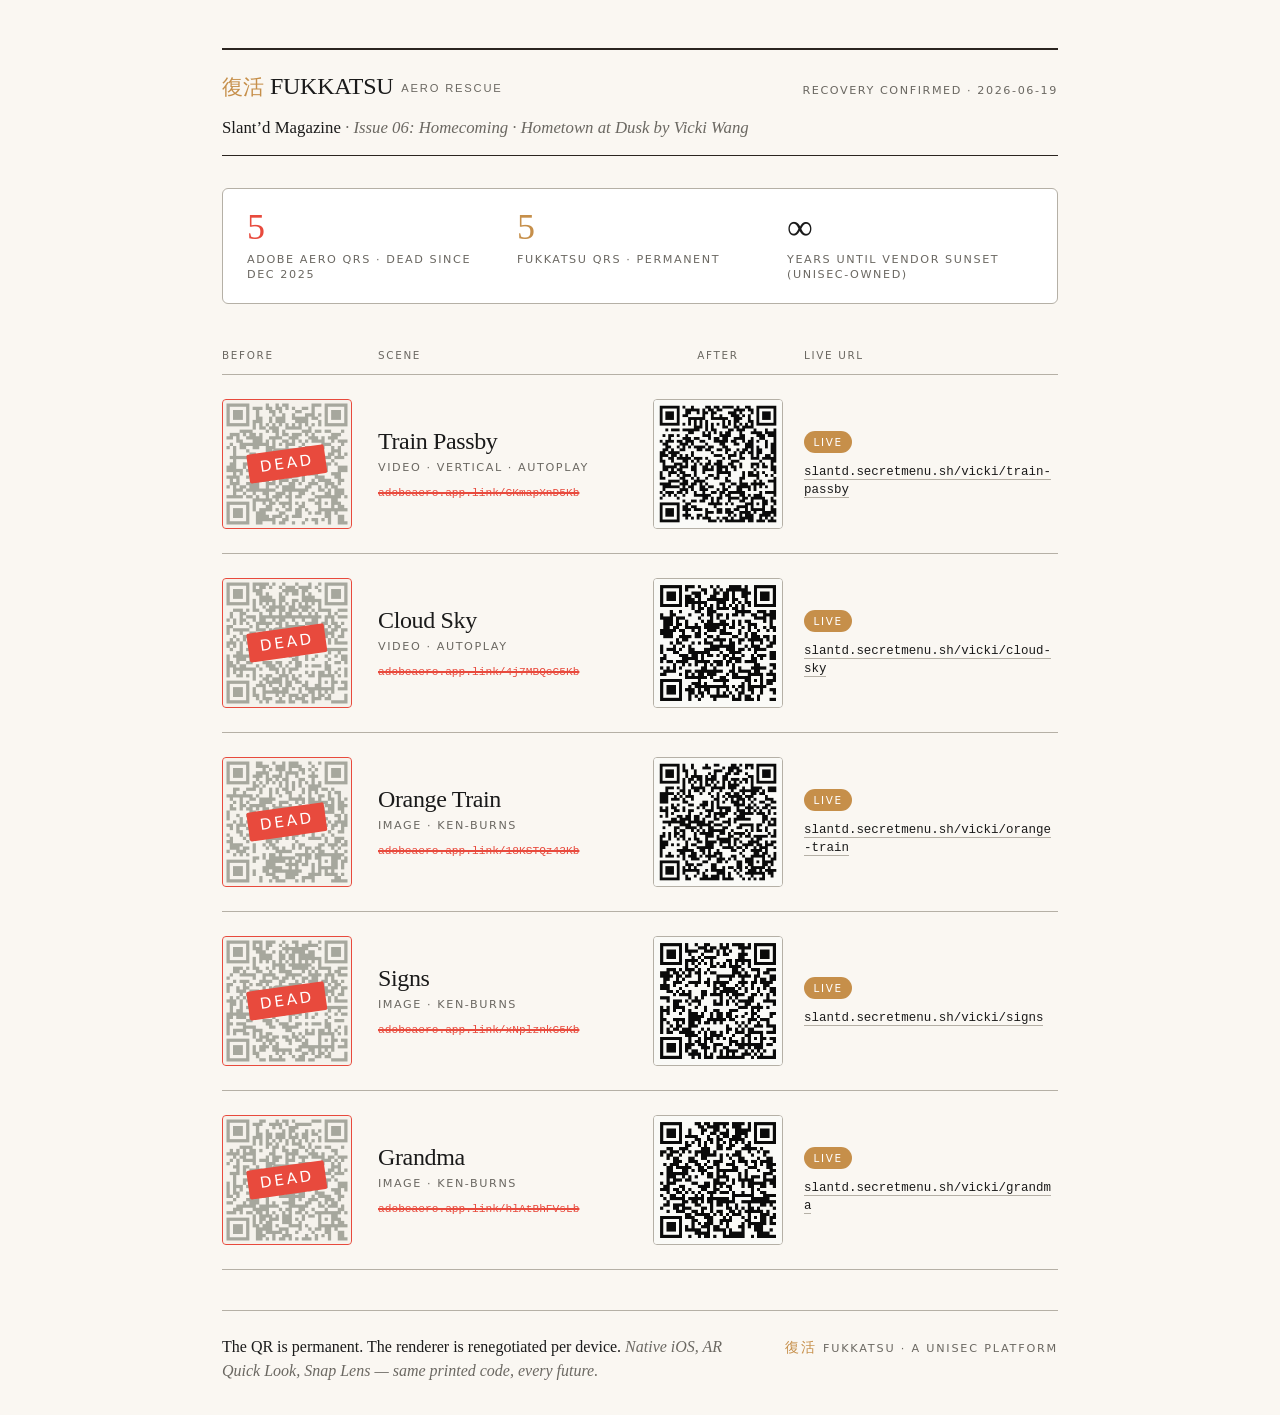
<file: public/vicki/proof/index.html>
<!DOCTYPE html>
<html lang="en">
<head>
<meta charset="UTF-8">
<meta name="viewport" content="width=device-width, initial-scale=1">
<title>Aero Rescue Proof · Slant'd × Fukkatsu</title>
<meta name="description" content="Side-by-side proof: dead Adobe Aero QRs replaced with permanent Fukkatsu QRs for Slant'd Magazine Issue 06.">
<meta name="robots" content="noindex">
<style>
  :root {
    --paper: #FAF7F2;
    --ink: #1A1A1A;
    --ink-dim: #6B6862;
    --ink-faint: #B5B0A6;
    --rule: #2B2520;
    --slantd-red: #E84A3D;
    --accent: #C68F4A;
    --dead-bg: #F0EBE2;
  }
  * { box-sizing: border-box; margin: 0; padding: 0; }
  html, body {
    background: var(--paper);
    color: var(--ink);
    font-family: -apple-system, BlinkMacSystemFont, "Helvetica Neue", system-ui, sans-serif;
    -webkit-font-smoothing: antialiased;
    line-height: 1.4;
  }
  .sheet {
    max-width: 900px;
    margin: 0 auto;
    padding: 3rem 2rem 2rem;
  }
  header.masthead {
    border-top: 2px solid var(--rule);
    border-bottom: 1px solid var(--rule);
    padding: 1.25rem 0 1rem;
    margin-bottom: 2rem;
  }
  .masthead-row {
    display: flex;
    justify-content: space-between;
    align-items: baseline;
    gap: 1rem;
    flex-wrap: wrap;
  }
  .platform {
    font-family: "Times New Roman", Georgia, serif;
    font-size: 1.5rem;
    letter-spacing: -0.01em;
  }
  .platform .kanji {
    color: var(--accent);
    margin-right: 0.4rem;
    font-size: 1.3rem;
  }
  .platform .label {
    font-family: -apple-system, sans-serif;
    font-size: 0.7rem;
    letter-spacing: 0.16em;
    text-transform: uppercase;
    color: var(--ink-dim);
    margin-left: 0.5rem;
    vertical-align: 0.2em;
  }
  .meta {
    font-size: 0.7rem;
    letter-spacing: 0.14em;
    text-transform: uppercase;
    color: var(--ink-dim);
    text-align: right;
  }
  .client-line {
    margin-top: 0.75rem;
    font-family: "Times New Roman", Georgia, serif;
    font-size: 1.05rem;
    font-style: italic;
    color: var(--ink-dim);
  }
  .client-line strong { font-style: normal; color: var(--ink); font-weight: 400; }

  .summary {
    background: #fff;
    border: 1px solid var(--ink-faint);
    border-radius: 6px;
    padding: 1.25rem 1.5rem;
    margin-bottom: 2rem;
    display: grid;
    grid-template-columns: 1fr 1fr 1fr;
    gap: 1.5rem;
  }
  .stat .num {
    font-family: "Times New Roman", Georgia, serif;
    font-size: 2.25rem;
    line-height: 1;
    letter-spacing: -0.02em;
  }
  .stat .lbl {
    font-size: 0.7rem;
    letter-spacing: 0.14em;
    text-transform: uppercase;
    color: var(--ink-dim);
    margin-top: 0.4rem;
  }
  .stat.dead .num { color: var(--slantd-red); }
  .stat.live .num { color: var(--accent); }

  .table-head {
    display: grid;
    grid-template-columns: 140px 1fr 140px 1fr;
    gap: 1rem;
    padding: 0.75rem 0;
    border-bottom: 1px solid var(--ink-faint);
    font-size: 0.65rem;
    letter-spacing: 0.16em;
    text-transform: uppercase;
    color: var(--ink-dim);
  }
  .table-head .col-3 { text-align: center; }

  .row {
    display: grid;
    grid-template-columns: 140px 1fr 140px 1fr;
    gap: 1rem;
    padding: 1.5rem 0;
    border-bottom: 1px solid var(--ink-faint);
    align-items: center;
  }
  .row:last-child { border-bottom: 2px solid var(--rule); }

  .qr-cell {
    position: relative;
    width: 130px;
    height: 130px;
    background: #fff;
    border-radius: 4px;
    overflow: hidden;
    border: 1px solid var(--ink-faint);
  }
  .qr-cell img { width: 100%; height: 100%; object-fit: contain; display: block; }

  .qr-cell.dead {
    background: var(--dead-bg);
    border-color: var(--slantd-red);
  }
  .qr-cell.dead img { opacity: 0.35; filter: grayscale(0.8); }
  .qr-cell.dead::after {
    content: "DEAD";
    position: absolute;
    top: 50%;
    left: 50%;
    transform: translate(-50%, -50%) rotate(-8deg);
    background: var(--slantd-red);
    color: #fff;
    font-size: 0.95rem;
    font-weight: 500;
    letter-spacing: 0.18em;
    padding: 0.25rem 0.75rem;
    border-radius: 2px;
  }

  .scene-name {
    font-family: "Times New Roman", Georgia, serif;
    font-size: 1.5rem;
    letter-spacing: -0.015em;
    line-height: 1.1;
  }
  .scene-sub {
    font-size: 0.7rem;
    letter-spacing: 0.14em;
    text-transform: uppercase;
    color: var(--ink-dim);
    margin-top: 0.4rem;
  }
  .old-url {
    font-family: ui-monospace, "SF Mono", Menlo, monospace;
    font-size: 0.7rem;
    color: var(--slantd-red);
    word-break: break-all;
    margin-top: 0.6rem;
    text-decoration: line-through;
    text-decoration-thickness: 1.5px;
  }

  .new-detail .status {
    display: inline-block;
    background: var(--accent);
    color: #fff;
    font-size: 0.65rem;
    letter-spacing: 0.16em;
    text-transform: uppercase;
    padding: 0.25rem 0.6rem;
    border-radius: 999px;
    margin-bottom: 0.6rem;
  }
  .new-url {
    font-family: ui-monospace, "SF Mono", Menlo, monospace;
    font-size: 0.78rem;
    color: var(--ink);
    word-break: break-all;
    line-height: 1.45;
  }
  .new-url a { color: inherit; text-decoration: none; border-bottom: 1px solid var(--ink-faint); }

  .closing {
    margin-top: 2.5rem;
    padding-top: 1.5rem;
    border-top: 1px solid var(--ink-faint);
    display: flex;
    justify-content: space-between;
    align-items: baseline;
    gap: 1rem;
  }
  .closing .what {
    font-family: "Times New Roman", Georgia, serif;
    font-style: italic;
    font-size: 1rem;
    color: var(--ink-dim);
    max-width: 60%;
    line-height: 1.5;
  }
  .closing .what strong { font-style: normal; color: var(--ink); font-weight: 400; }
  .signature {
    font-size: 0.7rem;
    letter-spacing: 0.16em;
    text-transform: uppercase;
    color: var(--ink-dim);
    text-align: right;
  }
  .signature .kanji {
    color: var(--accent);
    margin-right: 0.4rem;
    font-size: 0.85rem;
  }

  @media (max-width: 720px) {
    .sheet { padding: 2rem 1.25rem; }
    .summary { grid-template-columns: 1fr; gap: 1rem; padding: 1rem; }
    .stat .num { font-size: 1.75rem; }
    .table-head { display: none; }
    .row {
      grid-template-columns: 1fr 1fr;
      grid-template-areas: "scene scene" "dead live" "olddetail newdetail";
      gap: 0.75rem 1rem;
    }
    .row .col-1 { grid-area: dead; }
    .row .col-2 { grid-area: scene; }
    .row .col-3 { grid-area: live; }
    .row .col-4 { grid-area: newdetail; }
    .scene-sub { margin-top: 0.2rem; }
    .old-url { display: none; }
    .qr-cell { width: 110px; height: 110px; }
  }

  @media print {
    @page { margin: 0.6in; }
    .sheet { padding: 0; max-width: none; }
    .row { page-break-inside: avoid; padding: 1rem 0; }
    .summary { background: transparent; }
  }
</style>
</head>
<body>
<div class="sheet">

  <header class="masthead">
    <div class="masthead-row">
      <div class="platform"><span class="kanji">復活</span>FUKKATSU<span class="label">Aero Rescue</span></div>
      <div class="meta">Recovery confirmed · 2026-06-19</div>
    </div>
    <p class="client-line"><strong>Slant&rsquo;d Magazine</strong> · Issue 06: Homecoming · <em>Hometown at Dusk</em> by Vicki Wang</p>
  </header>

  <section class="summary">
    <div class="stat dead">
      <div class="num">5</div>
      <div class="lbl">Adobe Aero QRs · Dead since Dec 2025</div>
    </div>
    <div class="stat live">
      <div class="num">5</div>
      <div class="lbl">Fukkatsu QRs · Permanent</div>
    </div>
    <div class="stat">
      <div class="num">∞</div>
      <div class="lbl">Years until vendor sunset (UNISEC-owned)</div>
    </div>
  </section>

  <div class="table-head">
    <div>Before</div>
    <div>Scene</div>
    <div class="col-3">After</div>
    <div>Live URL</div>
  </div>

  <!-- ROW: Train Passby -->
  <article class="row">
    <div class="col-1">
      <div class="qr-cell dead"><img src="qr/old-train-passby.png" alt="Old dead Aero QR"></div>
    </div>
    <div class="col-2">
      <div class="scene-name">Train Passby</div>
      <div class="scene-sub">Video · Vertical · Autoplay</div>
      <div class="old-url">adobeaero.app.link/CKmapXnD5Kb</div>
    </div>
    <div class="col-3" style="justify-self:center">
      <div class="qr-cell"><img src="qr/new-train-passby.png" alt="New Fukkatsu QR"></div>
    </div>
    <div class="col-4 new-detail">
      <div class="status">Live</div>
      <div class="new-url"><a href="https://slantd.secretmenu.sh/vicki/train-passby">slantd.secretmenu.sh/<wbr>vicki/train-passby</a></div>
    </div>
  </article>

  <!-- ROW: Cloud Sky -->
  <article class="row">
    <div class="col-1">
      <div class="qr-cell dead"><img src="qr/old-cloud-sky.png" alt="Old dead Aero QR"></div>
    </div>
    <div class="col-2">
      <div class="scene-name">Cloud Sky</div>
      <div class="scene-sub">Video · Autoplay</div>
      <div class="old-url">adobeaero.app.link/4j7MBQcG5Kb</div>
    </div>
    <div class="col-3" style="justify-self:center">
      <div class="qr-cell"><img src="qr/new-cloud-sky.png" alt="New Fukkatsu QR"></div>
    </div>
    <div class="col-4 new-detail">
      <div class="status">Live</div>
      <div class="new-url"><a href="https://slantd.secretmenu.sh/vicki/cloud-sky">slantd.secretmenu.sh/<wbr>vicki/cloud-sky</a></div>
    </div>
  </article>

  <!-- ROW: Orange Train -->
  <article class="row">
    <div class="col-1">
      <div class="qr-cell dead"><img src="qr/old-orange-train.png" alt="Old dead Aero QR"></div>
    </div>
    <div class="col-2">
      <div class="scene-name">Orange Train</div>
      <div class="scene-sub">Image · Ken-Burns</div>
      <div class="old-url">adobeaero.app.link/18KSTQz43Kb</div>
    </div>
    <div class="col-3" style="justify-self:center">
      <div class="qr-cell"><img src="qr/new-orange-train.png" alt="New Fukkatsu QR"></div>
    </div>
    <div class="col-4 new-detail">
      <div class="status">Live</div>
      <div class="new-url"><a href="https://slantd.secretmenu.sh/vicki/orange-train">slantd.secretmenu.sh/<wbr>vicki/orange-train</a></div>
    </div>
  </article>

  <!-- ROW: Signs -->
  <article class="row">
    <div class="col-1">
      <div class="qr-cell dead"><img src="qr/old-signs.png" alt="Old dead Aero QR"></div>
    </div>
    <div class="col-2">
      <div class="scene-name">Signs</div>
      <div class="scene-sub">Image · Ken-Burns</div>
      <div class="old-url">adobeaero.app.link/xNplznkG5Kb</div>
    </div>
    <div class="col-3" style="justify-self:center">
      <div class="qr-cell"><img src="qr/new-signs.png" alt="New Fukkatsu QR"></div>
    </div>
    <div class="col-4 new-detail">
      <div class="status">Live</div>
      <div class="new-url"><a href="https://slantd.secretmenu.sh/vicki/signs">slantd.secretmenu.sh/<wbr>vicki/signs</a></div>
    </div>
  </article>

  <!-- ROW: Grandma -->
  <article class="row">
    <div class="col-1">
      <div class="qr-cell dead"><img src="qr/old-grandma.png" alt="Old dead Aero QR"></div>
    </div>
    <div class="col-2">
      <div class="scene-name">Grandma</div>
      <div class="scene-sub">Image · Ken-Burns</div>
      <div class="old-url">adobeaero.app.link/hlAtBhFVsLb</div>
    </div>
    <div class="col-3" style="justify-self:center">
      <div class="qr-cell"><img src="qr/new-grandma.png" alt="New Fukkatsu QR"></div>
    </div>
    <div class="col-4 new-detail">
      <div class="status">Live</div>
      <div class="new-url"><a href="https://slantd.secretmenu.sh/vicki/grandma">slantd.secretmenu.sh/<wbr>vicki/grandma</a></div>
    </div>
  </article>

  <footer class="closing">
    <div class="what">
      <strong>The QR is permanent. The renderer is renegotiated per device.</strong>
      Native iOS, AR Quick Look, Snap Lens — same printed code, every future.
    </div>
    <div class="signature">
      <span class="kanji">復活</span>FUKKATSU · A UNISEC platform
    </div>
  </footer>

</div>
</body>
</html>
</file>
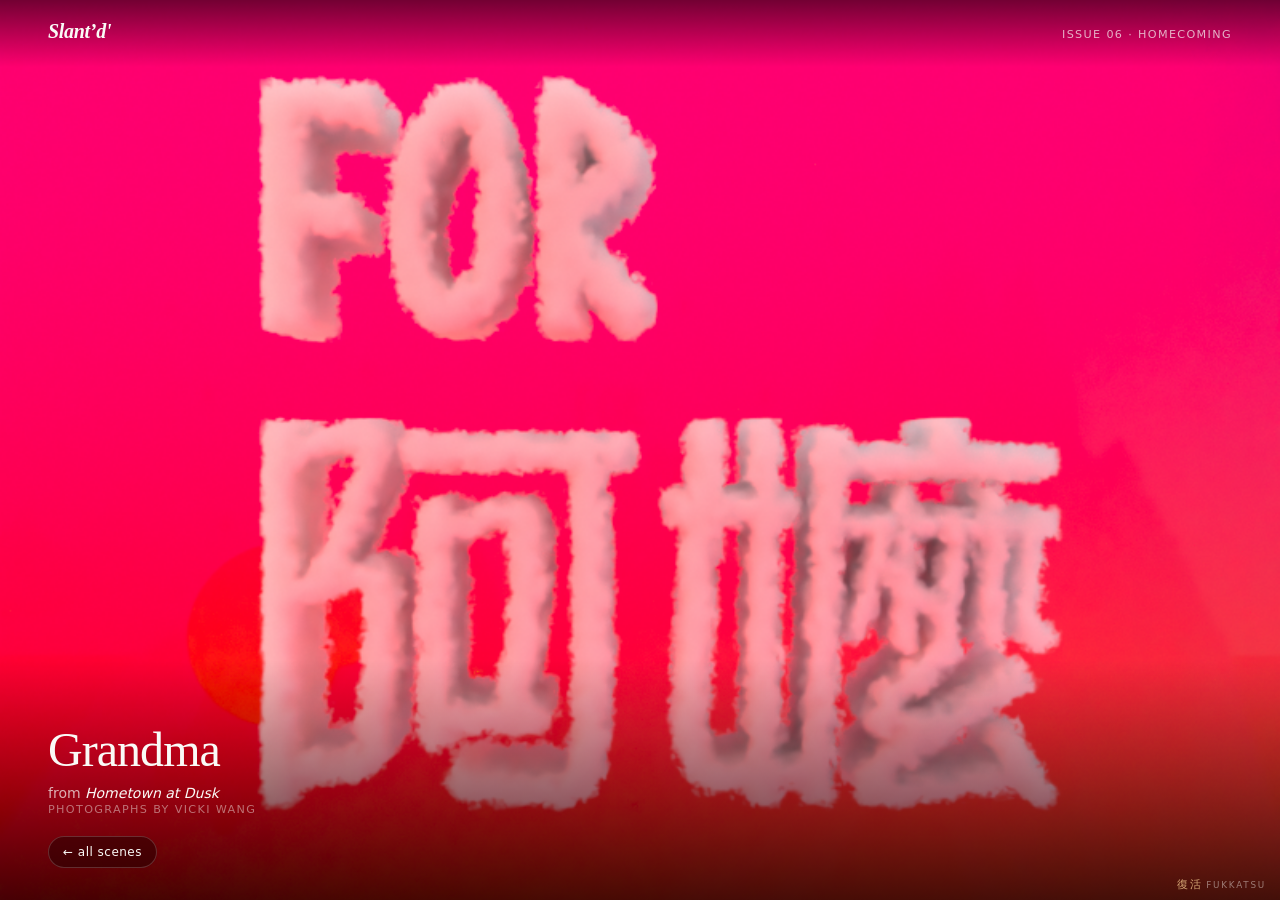
<file: public/vicki/grandma.html>
<!DOCTYPE html>
<html lang="en">
<head>
<meta charset="UTF-8">
<meta name="viewport" content="width=device-width, initial-scale=1, viewport-fit=cover, user-scalable=no">
<meta name="theme-color" content="#0a0a0a">
<meta name="apple-mobile-web-app-capable" content="yes">
<meta name="apple-mobile-web-app-status-bar-style" content="black-translucent">
<title>Grandma · Hometown at Dusk · Slant'd</title>
<meta name="description" content="From Vicki Wang's photo essay in Slant'd Magazine Issue 06: Homecoming.">
<meta property="og:title" content="Hometown at Dusk — Grandma">
<meta property="og:description" content="Vicki Wang for Slant'd Magazine Issue 06: Homecoming">
<meta property="og:type" content="article">
<meta property="og:image" content="media/grandma.png">
<link rel="stylesheet" href="shared.css">
</head>
<body>
<main class="stage">
  <img class="media media-still" src="media/grandma.png" alt="Grandma — photograph by Vicki Wang">

  <header class="brand">
    <span class="mark">Slant&rsquo;d</span>
    <span class="issue">Issue 06 · Homecoming</span>
  </header>

  <footer class="caption">
    <h1 class="scene-title">Grandma</h1>
    <p class="essay">from <em>Hometown at Dusk</em></p>
    <p class="byline">Photographs by Vicki Wang</p>
    <a href="/vicki" class="back">&larr; all scenes</a>
  </footer>

  <a href="/" class="fukkatsu-mark" aria-label="Powered by Fukkatsu"><span class="kanji">復活</span>FUKKATSU</a>
</main>
</body>
</html>
</file>
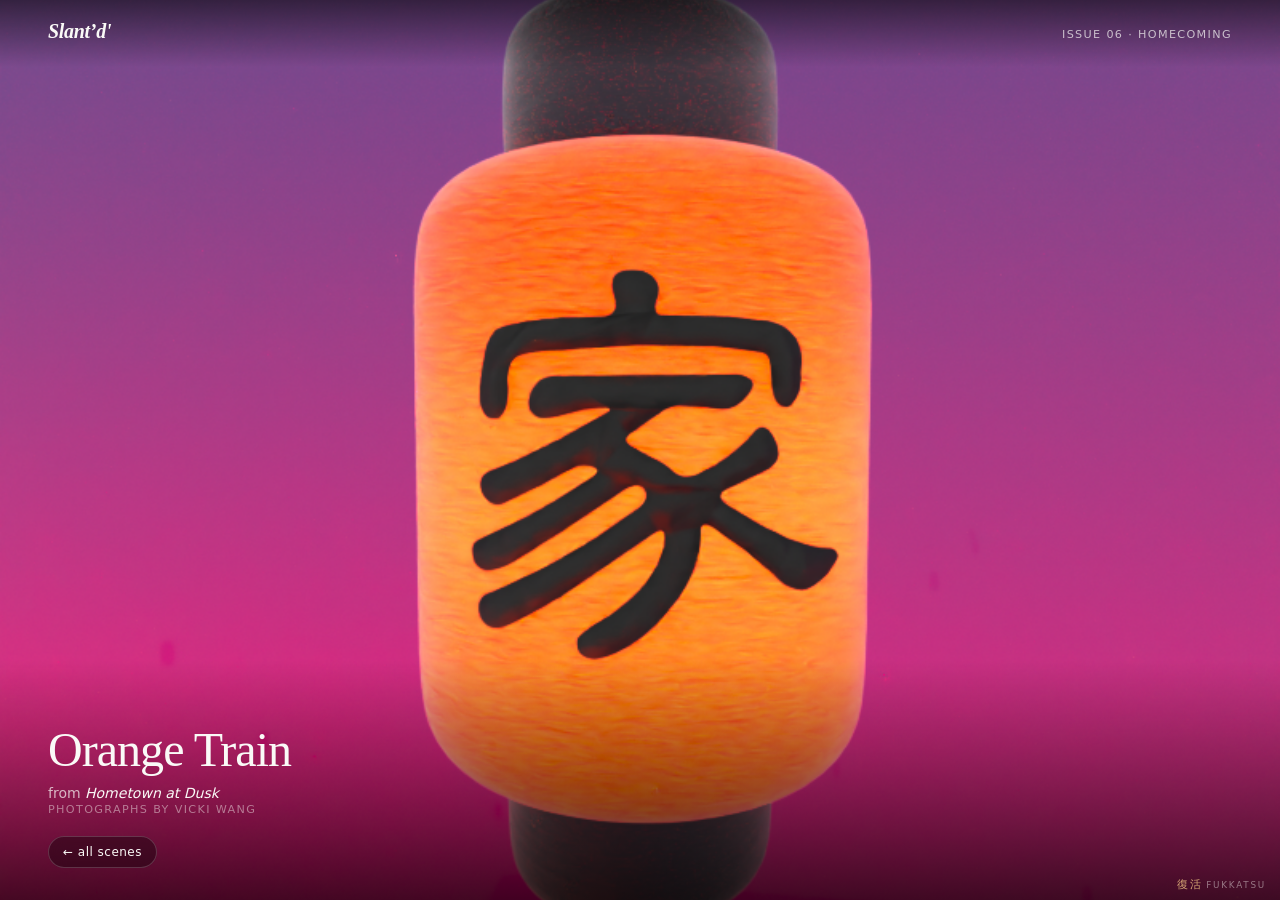
<file: public/vicki/orange-train.html>
<!DOCTYPE html>
<html lang="en">
<head>
<meta charset="UTF-8">
<meta name="viewport" content="width=device-width, initial-scale=1, viewport-fit=cover, user-scalable=no">
<meta name="theme-color" content="#0a0a0a">
<meta name="apple-mobile-web-app-capable" content="yes">
<meta name="apple-mobile-web-app-status-bar-style" content="black-translucent">
<title>Orange Train · Hometown at Dusk · Slant'd</title>
<meta name="description" content="From Vicki Wang's photo essay in Slant'd Magazine Issue 06: Homecoming.">
<meta property="og:title" content="Hometown at Dusk — Orange Train">
<meta property="og:description" content="Vicki Wang for Slant'd Magazine Issue 06: Homecoming">
<meta property="og:type" content="article">
<meta property="og:image" content="media/orange-train.png">
<link rel="stylesheet" href="shared.css">
</head>
<body>
<main class="stage">
  <img class="media media-still" src="media/orange-train.png" alt="Orange Train — photograph by Vicki Wang">

  <header class="brand">
    <span class="mark">Slant&rsquo;d</span>
    <span class="issue">Issue 06 · Homecoming</span>
  </header>

  <footer class="caption">
    <h1 class="scene-title">Orange Train</h1>
    <p class="essay">from <em>Hometown at Dusk</em></p>
    <p class="byline">Photographs by Vicki Wang</p>
    <a href="/vicki" class="back">&larr; all scenes</a>
  </footer>

  <a href="/" class="fukkatsu-mark" aria-label="Powered by Fukkatsu"><span class="kanji">復活</span>FUKKATSU</a>
</main>
</body>
</html>
</file>
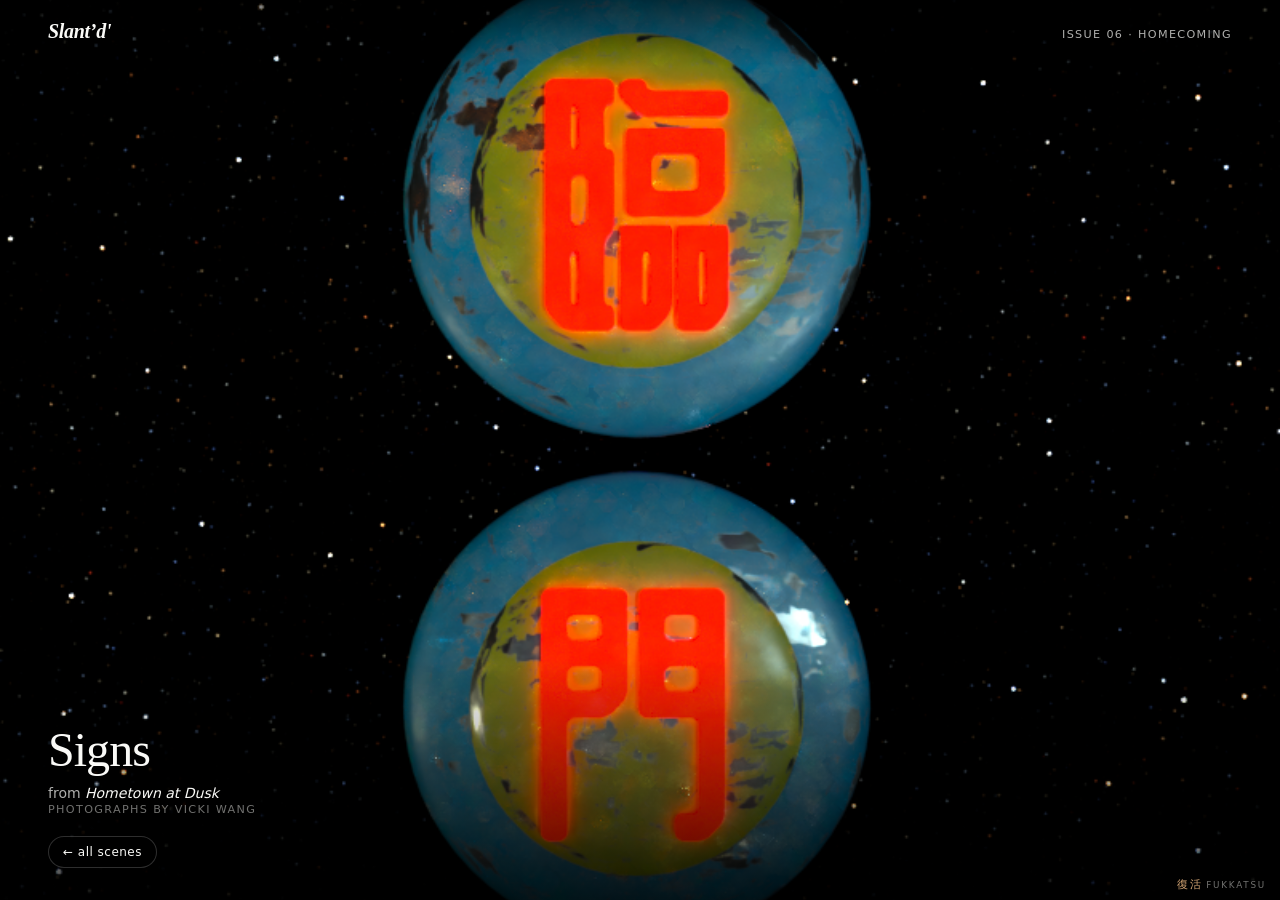
<file: public/vicki/signs.html>
<!DOCTYPE html>
<html lang="en">
<head>
<meta charset="UTF-8">
<meta name="viewport" content="width=device-width, initial-scale=1, viewport-fit=cover, user-scalable=no">
<meta name="theme-color" content="#0a0a0a">
<meta name="apple-mobile-web-app-capable" content="yes">
<meta name="apple-mobile-web-app-status-bar-style" content="black-translucent">
<title>Signs · Hometown at Dusk · Slant'd</title>
<meta name="description" content="From Vicki Wang's photo essay in Slant'd Magazine Issue 06: Homecoming.">
<meta property="og:title" content="Hometown at Dusk — Signs">
<meta property="og:description" content="Vicki Wang for Slant'd Magazine Issue 06: Homecoming">
<meta property="og:type" content="article">
<meta property="og:image" content="media/signs.png">
<link rel="stylesheet" href="shared.css">
</head>
<body>
<main class="stage">
  <img class="media media-still" src="media/signs.png" alt="Signs — photograph by Vicki Wang">

  <header class="brand">
    <span class="mark">Slant&rsquo;d</span>
    <span class="issue">Issue 06 · Homecoming</span>
  </header>

  <footer class="caption">
    <h1 class="scene-title">Signs</h1>
    <p class="essay">from <em>Hometown at Dusk</em></p>
    <p class="byline">Photographs by Vicki Wang</p>
    <a href="/vicki" class="back">&larr; all scenes</a>
  </footer>

  <a href="/" class="fukkatsu-mark" aria-label="Powered by Fukkatsu"><span class="kanji">復活</span>FUKKATSU</a>
</main>
</body>
</html>
</file>
<file: public/vicki/shared.css>
:root {
  --bg: #0a0a0a;
  --ink: #fafaf7;
  --ink-dim: rgba(250, 250, 247, 0.7);
  --ink-faint: rgba(250, 250, 247, 0.45);
  --accent: #d4a574;
  --slantd-red: #e84a3d;
}

* { box-sizing: border-box; margin: 0; padding: 0; }

html, body {
  background: var(--bg);
  color: var(--ink);
  font-family: -apple-system, BlinkMacSystemFont, "SF Pro Text", "Helvetica Neue", system-ui, sans-serif;
  height: 100vh;
  height: 100dvh;
  width: 100vw;
  overflow: hidden;
  -webkit-font-smoothing: antialiased;
  -moz-osx-font-smoothing: grayscale;
}

.stage {
  position: relative;
  width: 100vw;
  height: 100vh;
  height: 100dvh;
  overflow: hidden;
  cursor: pointer;
}

.media {
  position: absolute;
  inset: 0;
  width: 100%;
  height: 100%;
  object-fit: cover;
  background: #000;
}

.media-still {
  animation: kenburns 18s ease-in-out infinite alternate;
}

@keyframes kenburns {
  0%   { transform: scale(1.0) translate(0, 0); }
  100% { transform: scale(1.12) translate(-2%, -1.5%); }
}

.brand {
  position: absolute;
  top: 0;
  left: 0;
  right: 0;
  padding: calc(env(safe-area-inset-top, 0px) + 1.25rem) 1.5rem 1.5rem;
  display: flex;
  justify-content: space-between;
  align-items: baseline;
  z-index: 10;
  background: linear-gradient(to bottom, rgba(0,0,0,0.55), transparent);
  pointer-events: none;
}

.mark {
  font-family: "Times New Roman", Georgia, serif;
  font-style: italic;
  font-weight: 700;
  font-size: 1.25rem;
  letter-spacing: -0.015em;
  color: var(--ink);
}

.mark::after { content: "'"; }

.issue {
  font-size: 0.7rem;
  letter-spacing: 0.12em;
  text-transform: uppercase;
  color: var(--ink-dim);
}

.caption {
  position: absolute;
  bottom: 0;
  left: 0;
  right: 0;
  padding: 3rem 1.5rem calc(env(safe-area-inset-bottom, 0px) + 1.5rem);
  z-index: 10;
  background: linear-gradient(to top, rgba(0,0,0,0.72), rgba(0,0,0,0.0));
  pointer-events: none;
}

.caption > * { pointer-events: auto; }

.scene-title {
  font-family: "Times New Roman", Georgia, serif;
  font-weight: 400;
  font-size: 2rem;
  line-height: 1.1;
  letter-spacing: -0.02em;
  margin-bottom: 0.5rem;
}

.essay {
  font-size: 0.875rem;
  color: var(--ink-dim);
  margin-bottom: 0.125rem;
}

.essay em {
  color: var(--ink);
  font-style: italic;
}

.byline {
  font-size: 0.7rem;
  letter-spacing: 0.12em;
  text-transform: uppercase;
  color: var(--ink-faint);
}

.back {
  display: inline-block;
  margin-top: 1.25rem;
  padding: 0.5rem 0.875rem;
  font-size: 0.75rem;
  color: var(--ink);
  text-decoration: none;
  border: 1px solid rgba(255,255,255,0.18);
  border-radius: 999px;
  background: rgba(0,0,0,0.35);
  -webkit-backdrop-filter: blur(8px);
  backdrop-filter: blur(8px);
  letter-spacing: 0.04em;
}

.back:hover { background: rgba(255,255,255,0.08); }

.rebuild-tag {
  display: inline-block;
  margin-left: 0.5rem;
  padding: 0.25rem 0.5rem;
  font-size: 0.65rem;
  letter-spacing: 0.1em;
  text-transform: uppercase;
  color: var(--accent);
  border: 1px solid var(--accent);
  border-radius: 999px;
  vertical-align: middle;
}

.unmute {
  position: absolute;
  bottom: 35vh;
  left: 50%;
  transform: translateX(-50%);
  z-index: 11;
  background: rgba(0,0,0,0.7);
  -webkit-backdrop-filter: blur(14px);
  backdrop-filter: blur(14px);
  border: 1px solid rgba(255,255,255,0.18);
  color: var(--ink);
  padding: 0.625rem 1.125rem;
  border-radius: 999px;
  display: flex;
  align-items: center;
  gap: 0.5rem;
  font-family: inherit;
  font-size: 0.8rem;
  letter-spacing: 0.03em;
  cursor: pointer;
  transition: opacity 0.6s ease, transform 0.6s ease;
}

.unmute svg { width: 1rem; height: 1rem; fill: currentColor; }

.unmute.fade {
  opacity: 0;
  pointer-events: none;
  transform: translateX(-50%) translateY(12px);
}

.fukkatsu-mark {
  position: absolute;
  bottom: calc(env(safe-area-inset-bottom, 0px) + 0.5rem);
  right: 0.875rem;
  font-size: 0.55rem;
  letter-spacing: 0.2em;
  text-transform: uppercase;
  color: var(--ink-faint);
  z-index: 12;
  text-decoration: none;
}

.fukkatsu-mark .kanji {
  font-size: 0.7rem;
  margin-right: 0.25rem;
  color: var(--accent);
}

@media (min-width: 768px) {
  .scene-title { font-size: 3rem; }
  .caption { padding: 4rem 3rem 2rem; }
  .brand { padding-left: 3rem; padding-right: 3rem; }
}
</file>
